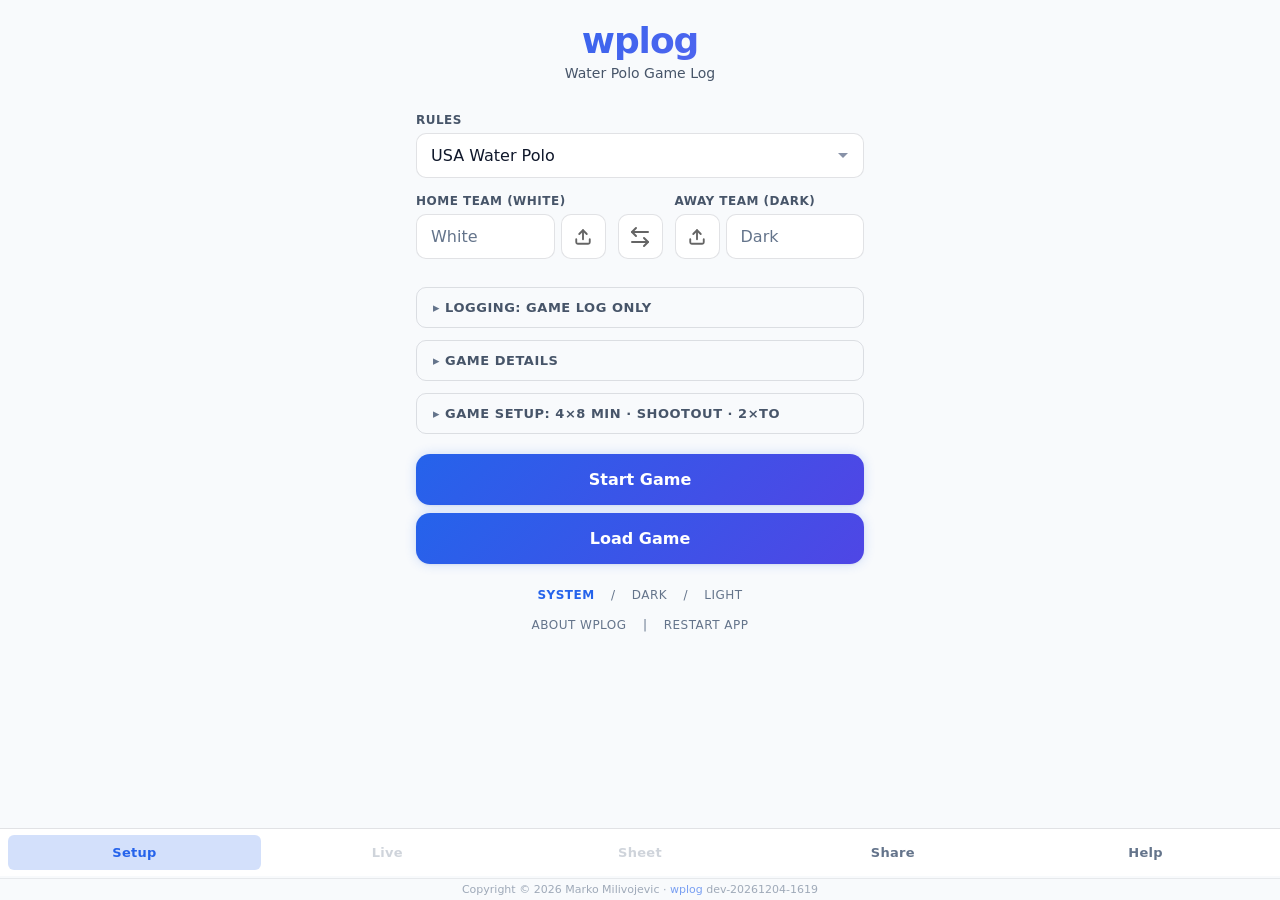
<file: index.html>
<!DOCTYPE html>
<!--
 Copyright 2026 Marko Milivojevic

 Licensed under the Apache License, Version 2.0 (the "License");
 you may not use this file except in compliance with the License.
 You may obtain a copy of the License at

     http://www.apache.org/licenses/LICENSE-2.0

 Unless required by applicable law or agreed to in writing, software
 distributed under the License is distributed on an "AS IS" BASIS,
 WITHOUT WARRANTIES OR CONDITIONS OF ANY KIND, either express or implied.
 See the License for the specific language governing permissions and
 limitations under the License.
-->

<html lang="en">

<head>
  <meta charset="UTF-8">
  <meta name="viewport" content="width=device-width, initial-scale=1.0, user-scalable=no">
  <meta name="description" content="Water polo game log - log events poolside, produce official game sheets">
  <meta name="theme-color" content="#0a0e1a">
  <meta http-equiv="Content-Security-Policy"
    content="default-src 'self'; script-src 'self'; style-src 'self' 'unsafe-inline'; font-src 'self'; img-src 'self' data:; connect-src 'self' http://localhost:5640;">
  <meta http-equiv="X-Content-Type-Options" content="nosniff">
  <meta name="referrer" content="strict-origin-when-cross-origin">
  <title>wplog - Water Polo Game Log</title>
  <link rel="manifest" href="manifest.json">
  <link rel="icon" href="img/favicon-32.png" type="image/png" sizes="32x32">
  <link rel="apple-touch-icon" href="img/favicon-192.png">
  <!-- Theme bootstrap: runs synchronously before first paint to avoid flash -->
  <script src="js/ui/theme.js"></script>
  <link rel="stylesheet" href="css/style.css">
  <link rel="stylesheet" href="css/print.css" media="print">
</head>

<body>
  <!-- Toast Container -->
  <div id="toast-container" popover="manual"></div>

  <!-- Alert Dialog (foul-outs, load errors) -->
  <dialog id="alert-dialog" class="dialog foulout-card">
    <div id="alert-title" class="overlay-title foulout-title"></div>
    <div id="alert-message" class="overlay-message"></div>
    <button id="alert-dismiss" class="btn btn-primary">Dismiss</button>
  </dialog>

  <!-- Confirm Dialog -->
  <dialog id="confirm-dialog" class="dialog">
    <div id="confirm-title" class="overlay-title confirm-title"></div>
    <div id="confirm-message" class="overlay-message confirm-message"></div>
    <div class="confirm-actions">
      <button id="confirm-cancel" class="btn btn-outline confirm-action-btn">Cancel</button>
      <button id="confirm-ok" class="btn confirm-action-btn">OK</button>
    </div>
  </dialog>

  <!-- About Dialog -->
  <dialog id="about-dialog" class="dialog dialog-card">
    <div class="about-title">wplog</div>
    <div class="about-subtitle">Water Polo Game Log</div>
    <div class="about-info">
      <div class="about-row">
        <span class="about-label">Version</span>
        <span class="about-value" id="about-version"></span>
      </div>
      <div class="about-row">
        <span class="about-label">License</span>
        <span class="about-value"><a href="#" id="about-license-link">Apache 2.0</a></span>
      </div>
      <div class="about-row">
        <span class="about-label">Privacy</span>
        <span class="about-value"><a href="#" id="about-privacy-link">Policy</a></span>
      </div>
      <div class="about-row">
        <span class="about-label">Source</span>
        <span class="about-value"><a href="https://github.com/icemarkom/wplog" target="_blank"
            rel="noopener">GitHub</a></span>
      </div>
      <div class="about-row">
        <span class="about-label">Author</span>
        <span class="about-value"><a href="https://icemarkom.dev/" target="_blank" rel="noopener">Marko
            Milivojevic</a></span>
      </div>
    </div>
    <p class="about-description">Log water polo game events poolside and produce official looking game sheets.</p>
    <button id="about-dismiss" class="btn btn-primary about-dismiss-btn">Close</button>
  </dialog>

  <!-- Content Dialog (shared: privacy, license) -->
  <dialog id="content-dialog" class="dialog privacy-card">
    <div id="content-body" class="fetched-content"></div>
    <button id="content-dismiss" class="btn btn-primary privacy-dismiss-btn">OK</button>
  </dialog>

  <!-- Download Dialog (shared by CSV and JSON exports) -->
  <dialog id="download-dialog" class="dialog dialog-card">
    <div id="download-title" class="overlay-title dialog-title">Download</div>
    <label for="download-filename" class="sr-only">Filename</label>
    <input type="text" id="download-filename" class="download-filename" spellcheck="false" autocomplete="off">
    <div class="dialog-actions">
      <button id="download-confirm" class="btn btn-primary btn-large">Download</button>
      <button id="download-cancel" class="btn-link">Cancel</button>
    </div>
  </dialog>

  <!-- Roster Download Dialog -->
  <dialog id="roster-download-dialog" class="dialog dialog-card">
    <div class="overlay-title dialog-title">Download Rosters</div>
    <div class="form-group print-form-group">
      <label id="label-roster-team">Team</label>
      <div id="roster-team-select" class="segment-control" aria-labelledby="label-roster-team">
        <button type="button" class="segment-btn" data-value="white">White</button>
        <button type="button" class="segment-btn active" data-value="both">Both</button>
        <button type="button" class="segment-btn" data-value="dark">Dark</button>
      </div>
    </div>
    <label for="roster-download-filename" class="sr-only">Filename</label>
    <input type="text" id="roster-download-filename" class="download-filename" spellcheck="false" autocomplete="off">
    <div class="dialog-actions">
      <button id="roster-download-confirm" class="btn btn-primary btn-large">Download</button>
      <button id="roster-download-cancel" class="btn-link">Cancel</button>
    </div>
  </dialog>


  <!-- Print Sheet Dialog -->
  <dialog id="print-dialog" class="dialog dialog-card">
    <div class="overlay-title dialog-title">Print Game Sheet</div>
    <div class="form-group print-form-group">
      <label id="label-print-sections">Sections to Print</label>
      <div id="print-sections-mode" class="segment-control" aria-labelledby="label-print-sections">
        <button type="button" class="segment-btn" data-value="log">Game Log</button>
        <button type="button" class="segment-btn active" data-value="both">Both</button>
        <button type="button" class="segment-btn" data-value="stats">Stats</button>
      </div>
    </div>
    <div class="form-group print-form-group" id="print-stats-format-group">
      <label id="label-print-format">Stats Format</label>
      <div id="print-stats-format" class="segment-control" aria-labelledby="label-print-format">
        <button type="button" class="segment-btn active" data-value="cumulative">Cumulative</button>
        <button type="button" class="segment-btn" data-value="per-period">Per Period</button>
      </div>
    </div>
    <div class="form-group print-form-group" id="print-roster-group">
      <label id="label-print-roster">Roster</label>
      <div id="print-roster-mode" class="segment-control" aria-labelledby="label-print-roster">
        <button type="button" class="segment-btn active" data-value="hide">Hide</button>
        <button type="button" class="segment-btn" data-value="show">Show</button>
      </div>
    </div>
    <div class="dialog-actions">
      <button id="print-confirm" class="btn btn-primary btn-large">Print</button>
      <button id="print-cancel" class="btn-link">Cancel</button>
    </div>
  </dialog>

  <!-- QR Code Full-Screen Dialog -->
  <dialog id="qr-dialog" class="dialog qr-dialog">
    <div id="qr-svg-fullscreen" class="qr-fullscreen"></div>
  </dialog>

  <!-- Navigation -->
  <nav class="nav-bar">
    <button id="nav-setup" class="nav-btn active">Setup</button>
    <button id="nav-live" class="nav-btn" disabled>Live</button>
    <button id="nav-sheet" class="nav-btn" disabled>Sheet</button>
    <button id="nav-share" class="nav-btn">Share</button>
    <button id="nav-help" class="nav-btn">Help</button>
  </nav>

  <!-- ==================== SETUP SCREEN ==================== -->
  <section id="screen-setup" class="screen active">
    <div class="screen-content" id="setup-content"></div>
  </section>

  <!-- ==================== LIVE LOG SCREEN ==================== -->
  <section id="screen-live" class="screen">
    <div class="screen-content" id="live-content"></div>
  </section>

  <!-- ==================== EVENT MODAL ==================== -->
  <dialog id="event-modal" class="dialog event-modal">
    <div class="event-modal-content" id="modal-content" tabindex="-1" autofocus></div>
  </dialog>

  <!-- ==================== GAME SHEET SCREEN ==================== -->
  <section id="screen-sheet" class="screen">
    <div class="screen-content" id="sheet-container"></div>
  </section>

  <!-- ==================== SHARE SCREEN ==================== -->
  <section id="screen-share" class="screen">
    <div class="screen-content" id="share-content"></div>
  </section>

  <!-- ==================== HELP SCREEN ==================== -->
  <section id="screen-help" class="screen">
    <div class="screen-content" id="help-content"></div>
  </section>

  <!-- ==================== APP FOOTER ==================== -->
  <footer class="app-footer">
    Copyright &copy; <span id="copy-year"></span> Marko Milivojevic &middot;
    <a href="https://github.com/icemarkom/wplog" target="_blank" rel="noopener">wplog</a>
    <span id="app-version"></span>
  </footer>
  <script src="js/ui/year.js" defer></script>

  <!-- Screen Loader + Scripts -->
  <script type="module" src="js/ui/loader.js"></script>
</body>

</html>
</file>
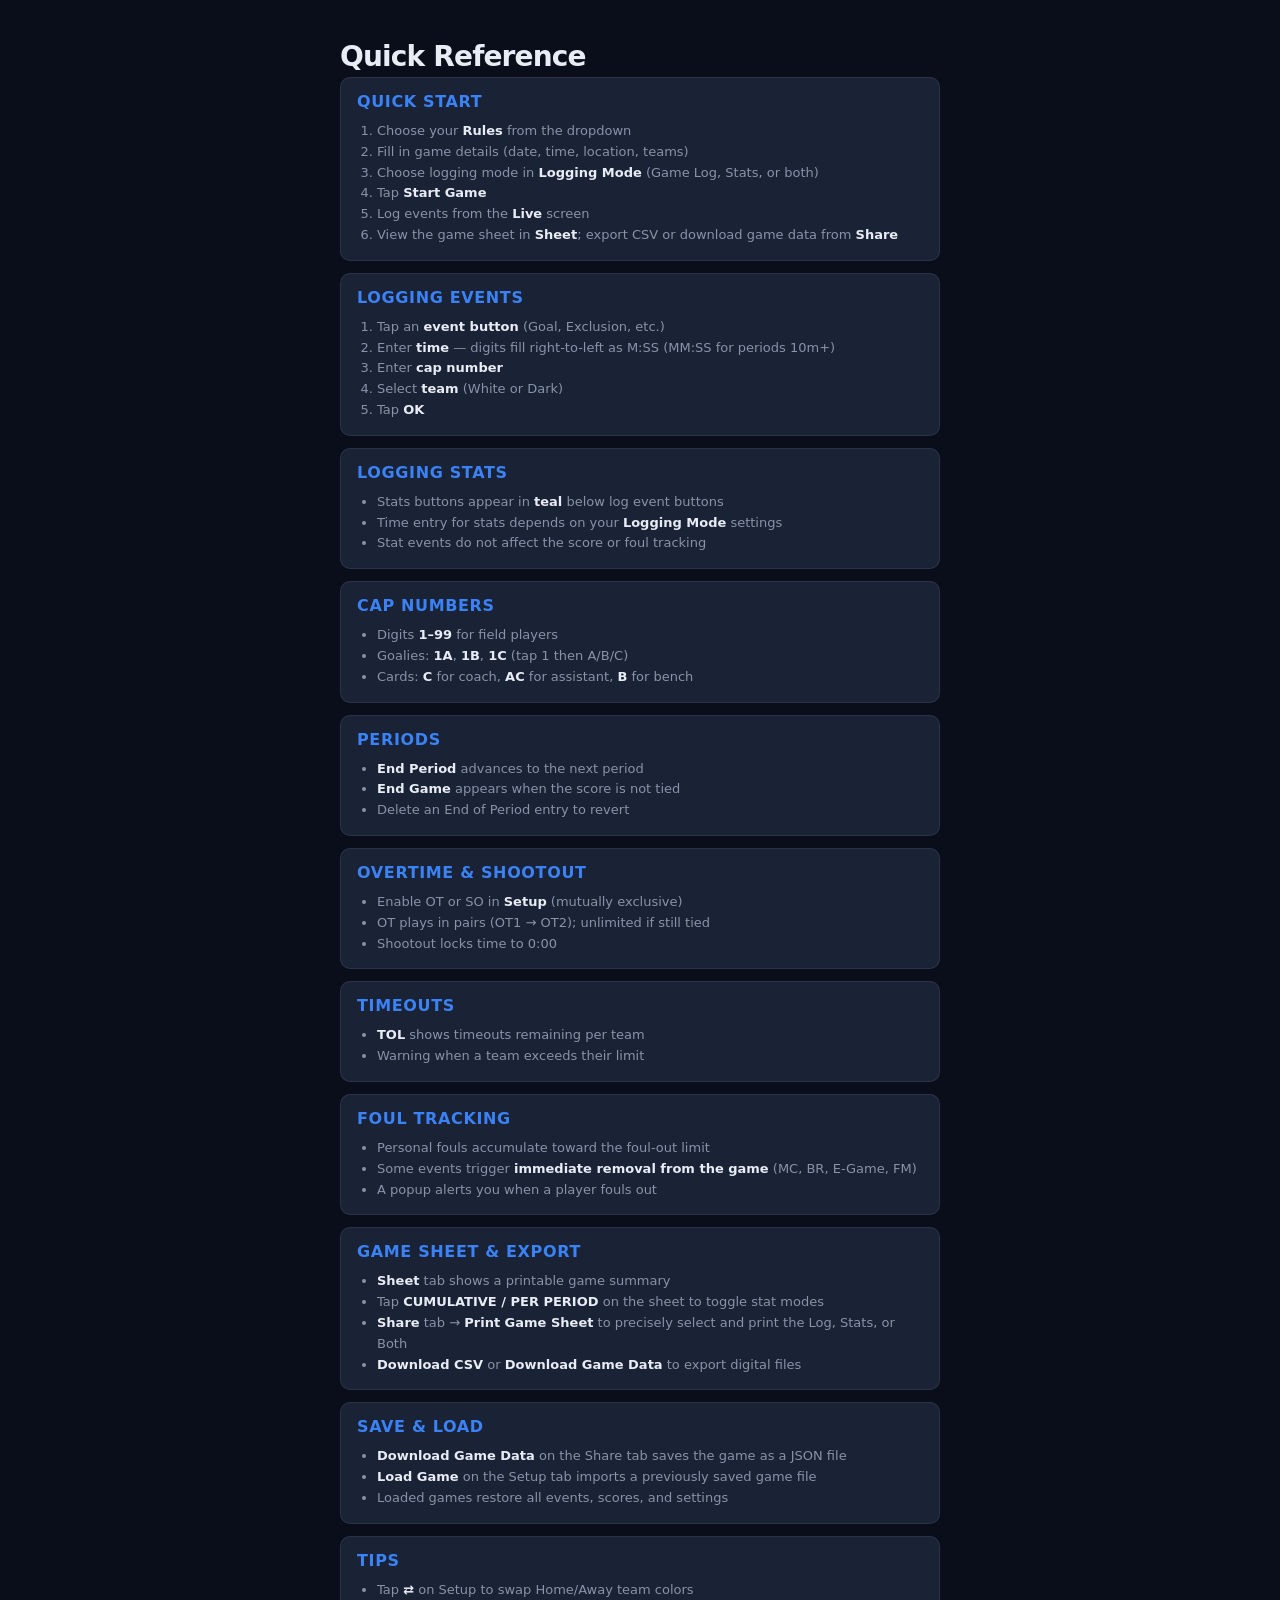
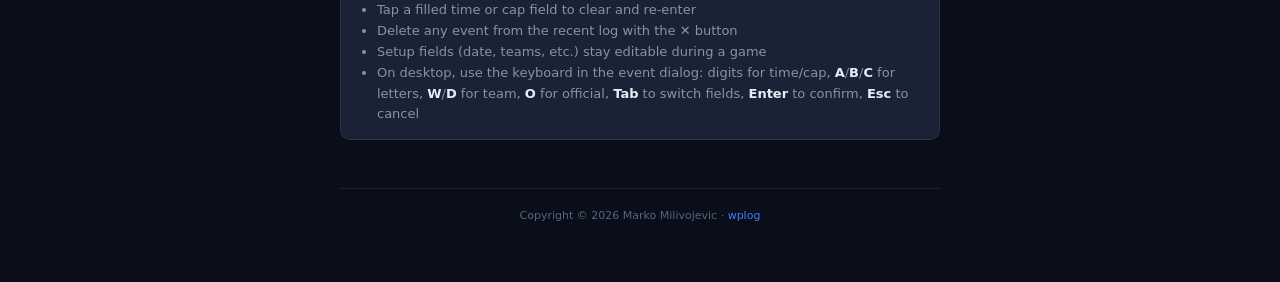
<file: help.html>
<!DOCTYPE html>
<!--
 Copyright 2026 Marko Milivojevic

 Licensed under the Apache License, Version 2.0 (the "License");
 you may not use this file except in compliance with the License.
 You may obtain a copy of the License at

     http://www.apache.org/licenses/LICENSE-2.0

 Unless required by applicable law or agreed to in writing, software
 distributed under the License is distributed on an "AS IS" BASIS,
 WITHOUT WARRANTIES OR CONDITIONS OF ANY KIND, either express or implied.
 See the License for the specific language governing permissions and
 limitations under the License.
-->

<html lang="en">

<head>
  <meta charset="UTF-8">
  <meta name="viewport" content="width=device-width, initial-scale=1.0">
  <meta name="description" content="Quick Reference Guide for wplog — Water Polo Game Log">
  <meta name="theme-color" content="#0a0e1a">
  <meta http-equiv="Content-Security-Policy"
    content="default-src 'self'; script-src 'self'; style-src 'self' 'unsafe-inline' https://fonts.googleapis.com; font-src https://fonts.gstatic.com; img-src 'self' data:;">
  <meta http-equiv="X-Content-Type-Options" content="nosniff">
  <meta name="referrer" content="strict-origin-when-cross-origin">
  <title>Help — wplog</title>
  <link rel="preconnect" href="https://fonts.googleapis.com">
  <link rel="preconnect" href="https://fonts.gstatic.com" crossorigin>
  <link href="https://fonts.googleapis.com/css2?family=Inter:wght@400;500;600;700;800&display=swap" rel="stylesheet">
  <link rel="icon" href="img/favicon-32.png" type="image/png" sizes="32x32">
  <link rel="stylesheet" href="css/style.css">
</head>

<body>
  <div class="container">
    <h1>Quick Reference</h1>

    <div class="help-section">
      <h2>Quick Start</h2>
      <ol class="help-list">
        <li>Choose your <strong>Rules</strong> from the dropdown</li>
        <li>Fill in game details (date, time, location, teams)</li>
        <li>Choose logging mode in <strong>Logging Mode</strong> (Game Log, Stats, or both)</li>
        <li>Tap <strong>Start Game</strong></li>
        <li>Log events from the <strong>Live</strong> screen</li>
        <li>View the game sheet in <strong>Sheet</strong>; export CSV or download game data from <strong>Share</strong>
        </li>
      </ol>
    </div>

    <div class="help-section">
      <h2>Logging Events</h2>
      <ol class="help-list">
        <li>Tap an <strong>event button</strong> (Goal, Exclusion, etc.)</li>
        <li>Enter <strong>time</strong> — digits fill right-to-left as M:SS (MM:SS for periods 10m+)</li>
        <li>Enter <strong>cap number</strong></li>
        <li>Select <strong>team</strong> (White or Dark)</li>
        <li>Tap <strong>OK</strong></li>
      </ol>
    </div>

    <div class="help-section">
      <h2>Logging Stats</h2>
      <ul class="help-list">
        <li>Stats buttons appear in <strong>teal</strong> below log event buttons</li>
        <li>Time entry for stats depends on your <strong>Logging Mode</strong> settings</li>
        <li>Stat events do not affect the score or foul tracking</li>
      </ul>
    </div>

    <div class="help-section">
      <h2>Cap Numbers</h2>
      <ul class="help-list">
        <li>Digits <strong>1–99</strong> for field players</li>
        <li>Goalies: <strong>1A</strong>, <strong>1B</strong>, <strong>1C</strong> (tap 1 then A/B/C)</li>
        <li>Cards: <strong>C</strong> for coach, <strong>AC</strong> for assistant, <strong>B</strong> for bench</li>
      </ul>
    </div>

    <div class="help-section">
      <h2>Periods</h2>
      <ul class="help-list">
        <li><strong>End Period</strong> advances to the next period</li>
        <li><strong>End Game</strong> appears when the score is not tied</li>
        <li>Delete an End of Period entry to revert</li>
      </ul>
    </div>

    <div class="help-section">
      <h2>Overtime &amp; Shootout</h2>
      <ul class="help-list">
        <li>Enable OT or SO in <strong>Setup</strong> (mutually exclusive)</li>
        <li>OT plays in pairs (OT1 → OT2); unlimited if still tied</li>
        <li>Shootout locks time to 0:00</li>
      </ul>
    </div>

    <div class="help-section">
      <h2>Timeouts</h2>
      <ul class="help-list">
        <li><strong>TOL</strong> shows timeouts remaining per team</li>
        <li>Warning when a team exceeds their limit</li>
      </ul>
    </div>

    <div class="help-section">
      <h2>Foul Tracking</h2>
      <ul class="help-list">
        <li>Personal fouls accumulate toward the foul-out limit</li>
        <li>Some events trigger <strong>immediate removal from the game</strong> (MC, BR, E-Game, FM)</li>
        <li>A popup alerts you when a player fouls out</li>
      </ul>
    </div>

    <div class="help-section">
      <h2>Game Sheet &amp; Export</h2>
      <ul class="help-list">
        <li><strong>Sheet</strong> tab shows a printable game summary</li>
        <li>Tap <strong>CUMULATIVE / PER PERIOD</strong> on the sheet to toggle stat modes</li>
        <li><strong>Share</strong> tab &rarr; <strong>Print Game Sheet</strong> to precisely select and print the Log,
          Stats, or Both</li>
        <li><strong>Download CSV</strong> or <strong>Download Game Data</strong> to export digital files</li>
      </ul>
    </div>

    <div class="help-section">
      <h2>Save &amp; Load</h2>
      <ul class="help-list">
        <li><strong>Download Game Data</strong> on the Share tab saves the game as a JSON file</li>
        <li><strong>Load Game</strong> on the Setup tab imports a previously saved game file</li>
        <li>Loaded games restore all events, scores, and settings</li>
      </ul>
    </div>

    <div class="help-section">
      <h2>Tips</h2>
      <ul class="help-list">
        <li>Tap <strong>⇄</strong> on Setup to swap Home/Away team colors</li>
        <li>Tap a filled time or cap field to clear and re-enter</li>
        <li>Delete any event from the recent log with the ✕ button</li>
        <li>Setup fields (date, teams, etc.) stay editable during a game</li>
        <li>On desktop, use the keyboard in the event dialog: digits for time/cap,
          <strong>A</strong>/<strong>B</strong>/<strong>C</strong> for letters, <strong>W</strong>/<strong>D</strong>
          for team, <strong>O</strong> for official, <strong>Tab</strong> to switch fields, <strong>Enter</strong> to
          confirm, <strong>Esc</strong> to cancel
        </li>
      </ul>
    </div>

    <div class="footer">
      Copyright &copy;
      <span id="year"></span> Marko Milivojevic &middot;
      <a href="https://github.com/icemarkom/wplog" target="_blank" rel="noopener">wplog</a>
    </div>
  </div>
  <script src="js/year.js" defer></script>
</body>

</html>
</file>
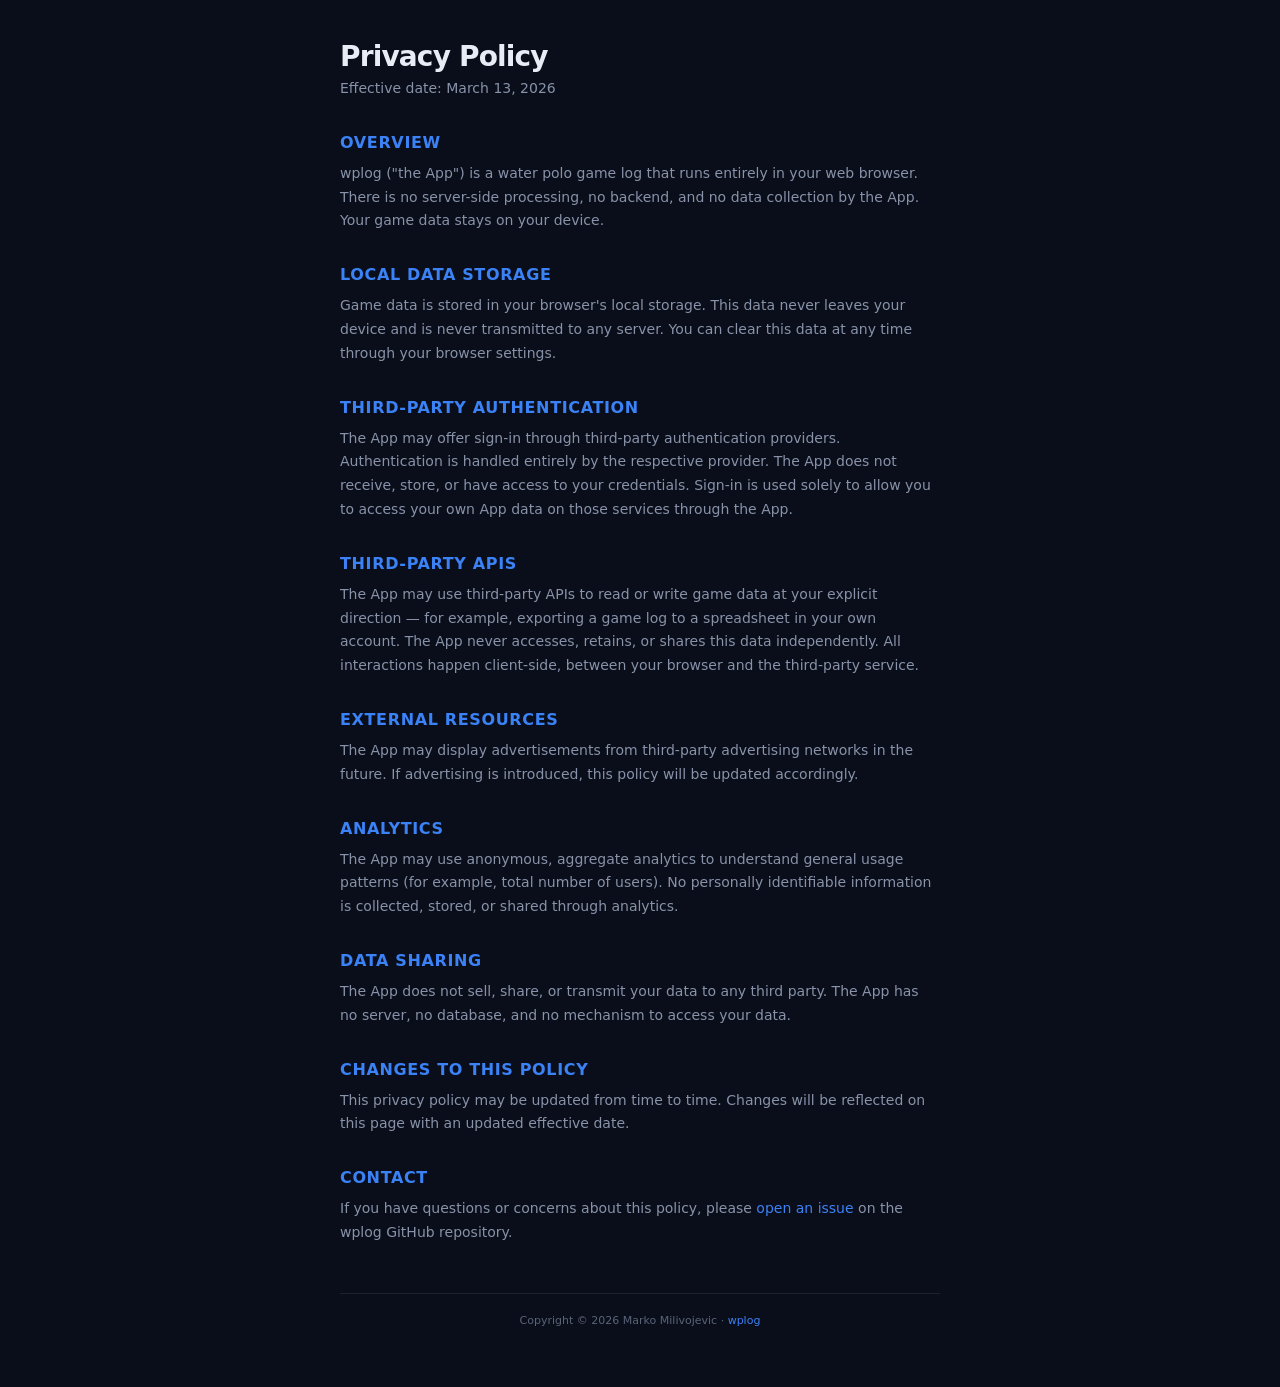
<file: privacy.html>
<!DOCTYPE html>
<!--
 Copyright 2026 Marko Milivojevic

 Licensed under the Apache License, Version 2.0 (the "License");
 you may not use this file except in compliance with the License.
 You may obtain a copy of the License at

     http://www.apache.org/licenses/LICENSE-2.0

 Unless required by applicable law or agreed to in writing, software
 distributed under the License is distributed on an "AS IS" BASIS,
 WITHOUT WARRANTIES OR CONDITIONS OF ANY KIND, either express or implied.
 See the License for the specific language governing permissions and
 limitations under the License.
-->

<html lang="en">

<head>
  <meta charset="UTF-8">
  <meta name="viewport" content="width=device-width, initial-scale=1.0">
  <meta name="description" content="Privacy Policy for wplog - Water Polo Game Log">
  <meta name="theme-color" content="#0a0e1a">
  <meta http-equiv="Content-Security-Policy" content="default-src 'self'; script-src 'self'; style-src 'self' 'unsafe-inline'; font-src 'self'; img-src 'self' data:;">
  <meta http-equiv="X-Content-Type-Options" content="nosniff">
  <meta name="referrer" content="strict-origin-when-cross-origin">
  <title>Privacy Policy - wplog</title>
  <link rel="icon" href="img/favicon-32.png" type="image/png" sizes="32x32">
  <link rel="stylesheet" href="css/style.css">
</head>

<body>
  <div class="container">
    <h1>Privacy Policy</h1>
    <p class="effective-date">Effective date: March 13, 2026</p>

    <h2>Overview</h2>
    <p>
      wplog ("the App") is a water polo game log that runs entirely in your web browser.
      There is no server-side processing, no backend, and no data collection by the App.
      Your game data stays on your device.
    </p>

    <h2>Local Data Storage</h2>
    <p>
      Game data is stored in your browser's local storage. This data never leaves your
      device and is never transmitted to any server. You can clear this data at any
      time through your browser settings.
    </p>

    <h2>Third-Party Authentication</h2>
    <p>
      The App may offer sign-in through third-party authentication providers.
      Authentication is handled entirely by the respective provider. The App does not
      receive, store, or have access to your credentials. Sign-in is used solely to
      allow you to access your own App data on those services through the App.
    </p>

    <h2>Third-Party APIs</h2>
    <p>
      The App may use third-party APIs to read or write game data at your explicit
      direction — for example, exporting a game log to a spreadsheet in your own
      account. The App never accesses, retains, or shares this data independently.
      All interactions happen client-side, between your browser and the third-party
      service.
    </p>

    <h2>External Resources</h2>
    <p>
      The App may display advertisements from third-party advertising networks in the future.
      If advertising is introduced, this policy will be updated accordingly.
    </p>

    <h2>Analytics</h2>
    <p>
      The App may use anonymous, aggregate analytics to understand general usage
      patterns (for example, total number of users). No personally identifiable
      information is collected, stored, or shared through analytics.
    </p>

    <h2>Data Sharing</h2>
    <p>
      The App does not sell, share, or transmit your data to any third party.
      The App has no server, no database, and no mechanism to access your data.
    </p>

    <h2>Changes to This Policy</h2>
    <p>
      This privacy policy may be updated from time to time. Changes will be
      reflected on this page with an updated effective date.
    </p>

    <h2>Contact</h2>
    <p>
      If you have questions or concerns about this policy, please
      <a href="https://github.com/icemarkom/wplog/issues" target="_blank" rel="noopener">open an issue</a>
      on the wplog GitHub repository.
    </p>

    <div class="footer">
      Copyright &copy;
      <span id="year"></span> Marko Milivojevic &middot;
      <a href="https://github.com/icemarkom/wplog" target="_blank" rel="noopener">wplog</a>
    </div>
  </div>
  <script src="js/year.js" defer></script>
</body>

</html>
</file>
<file: css/style.css>
/**
 * Copyright 2026 Marko Milivojevic
 *
 * Licensed under the Apache License, Version 2.0 (the "License");
 * you may not use this file except in compliance with the License.
 * You may obtain a copy of the License at
 *
 *     http://www.apache.org/licenses/LICENSE-2.0
 *
 * Unless required by applicable law or agreed to in writing, software
 * distributed under the License is distributed on an "AS IS" BASIS,
 * WITHOUT WARRANTIES OR CONDITIONS OF ANY KIND, either express or implied.
 * See the License for the specific language governing permissions and
 * limitations under the License.
 */

/* wplog — Design System + Styles */

/* ============================
   CSS Custom Properties
   ============================ */
:root {
  /* ── Theme tokens (change per color scheme) ── */

  /* Backgrounds */
  --bg-primary: #0a0e1a;
  --bg-secondary: #121828;
  --bg-card: #1a2236;
  --bg-elevated: #222d45;
  --bg-input: #16203a;

  /* Text */
  --text-primary: #e8ecf4;
  --text-secondary: #8892a8;
  --text-muted: #5a6478;
  --text-on-light: #111;

  /* Accent */
  --accent-blue: #3b82f6;
  --accent-blue-glow: rgba(59, 130, 246, 0.25);
  --accent-indigo: #6366f1;
  --accent-indigo-light: #818cf8;

  /* Teams */
  --white-team: #e0e8f0;
  --white-team-bg: rgba(224, 232, 240, 0.12);
  --white-team-glow: rgba(224, 232, 240, 0.1);
  --dark-team: #f59e0b;
  --dark-team-bg: rgba(245, 158, 11, 0.12);
  --dark-team-glow: rgba(245, 158, 11, 0.1);
  --official-team-bg: rgba(136, 146, 168, 0.12);
  --official-team-glow: rgba(136, 146, 168, 0.1);

  /* Event colors */
  --event-goal: #22c55e;
  --event-goal-bg: rgba(34, 197, 94, 0.15);
  --event-exclusion: #f59e0b;
  --event-exclusion-bg: rgba(245, 158, 11, 0.15);
  --event-penalty: #fb923c;
  --event-penalty-bg: rgba(251, 146, 60, 0.15);
  --event-timeout: #60a5fa;
  --event-timeout-bg: rgba(96, 165, 250, 0.15);
  --event-yellow: #facc15;
  --event-yellow-bg: rgba(250, 204, 21, 0.15);
  --event-red: #ef4444;
  --event-red-bg: rgba(239, 68, 68, 0.15);
  --event-stat: #2dd4bf;
  --event-stat-bg: rgba(45, 212, 191, 0.15);

  /* Status */
  --danger: #ef4444;
  --danger-bg: rgba(239, 68, 68, 0.1);
  --danger-dark: #dc2626;
  --danger-darker: #b91c1c;
  --danger-glow: rgba(220, 38, 38, 0.4);
  --danger-glow-hover: rgba(220, 38, 38, 0.6);
  --warning-amber: #f59e0b;
  --warning-amber-dark: #d97706;
  --warning-glow: rgba(245, 158, 11, 0.3);
  --warning-glow-hover: rgba(245, 158, 11, 0.5);
  --success: #10b981;

  /* Borders & surfaces */
  --border: rgba(255, 255, 255, 0.08);
  --border-focus: rgba(59, 130, 246, 0.5);
  --overlay-bg: rgba(0, 0, 0, 0.7);
  --highlight: rgba(255, 255, 255, 0.06);
  --highlight-hover: rgba(255, 255, 255, 0.12);
  --surface-white: #fff;

  /* Media filters */

  /* Shadows */
  --shadow-sm: 0 1px 3px rgba(0, 0, 0, 0.3);
  --shadow-md: 0 4px 12px rgba(0, 0, 0, 0.4);
  --shadow-lg: 0 8px 32px rgba(0, 0, 0, 0.5);
  --shadow-glow: 0 0 20px var(--accent-blue-glow);

  /* ── Structural tokens (same in every theme) ── */
  --text-on-accent: var(--surface-white);
  --radius-sm: 6px;
  --radius-md: 10px;
  --radius-lg: 14px;
  --radius-xl: 20px;
  --font: system-ui, -apple-system, sans-serif;
  --font-mono: ui-monospace, SFMono-Regular, Consolas, "Liberation Mono", Menlo, monospace;
  --letter-spacing-caps: 0.04em;
  --transition: 150ms ease;
}

/* ── Light Theme Override ── */
:root[data-theme="light"] {
  /* Backgrounds */
  --bg-primary: #f8fafc;
  --bg-secondary: #ffffff;
  --bg-card: #ffffff;
  --bg-elevated: #f1f5f9;
  --bg-input: #ffffff;

  /* Text */
  --text-primary: #0f172a;
  --text-secondary: #475569;
  --text-muted: #64748b;
  --text-on-light: #111;

  /* Accent */
  --accent-blue: #2563eb;
  --accent-blue-glow: rgba(37, 99, 235, 0.2);
  --accent-indigo: #4f46e5;
  --accent-indigo-light: #6366f1;

  /* Teams */
  --white-team: #0f172a;
  --white-team-bg: #ffffff;
  --white-team-glow: rgba(15, 23, 42, 0.08);
  --dark-team: #ea580c;
  --dark-team-bg: rgba(234, 88, 12, 0.08);
  --dark-team-glow: rgba(234, 88, 12, 0.15);
  --official-team-bg: rgba(100, 116, 139, 0.08);
  --official-team-glow: rgba(100, 116, 139, 0.15);

  /* Event colors */
  --event-goal: #16a34a;
  --event-goal-bg: rgba(22, 163, 74, 0.1);
  --event-exclusion: #ea580c;
  --event-exclusion-bg: rgba(234, 88, 12, 0.1);
  --event-penalty: #ea580c;
  --event-penalty-bg: rgba(234, 88, 12, 0.1);
  --event-timeout: #2563eb;
  --event-timeout-bg: rgba(37, 99, 235, 0.1);
  --event-yellow: #ca8a04;
  --event-yellow-bg: rgba(202, 138, 4, 0.1);
  --event-red: #dc2626;
  --event-red-bg: rgba(220, 38, 38, 0.1);
  --event-stat: #0d9488;
  --event-stat-bg: rgba(13, 148, 136, 0.1);

  /* Status */
  --danger: #dc2626;
  --danger-bg: rgba(220, 38, 38, 0.1);
  --danger-dark: #b91c1c;
  --danger-darker: #991b1b;
  --danger-glow: rgba(220, 38, 38, 0.3);
  --danger-glow-hover: rgba(220, 38, 38, 0.5);
  --warning-amber: #ea580c;
  --warning-amber-dark: #c2410c;
  --warning-glow: rgba(234, 88, 12, 0.3);
  --warning-glow-hover: rgba(234, 88, 12, 0.5);
  --success: #16a34a;

  /* Borders & surfaces */
  --border: rgba(15, 23, 42, 0.12);
  --border-focus: rgba(37, 99, 235, 0.5);
  --overlay-bg: rgba(15, 23, 42, 0.4);
  --highlight: rgba(15, 23, 42, 0.05);
  --highlight-hover: rgba(15, 23, 42, 0.08);
  --surface-white: #ffffff;

  /* Shadows */
  --shadow-sm: 0 1px 2px rgba(15, 23, 42, 0.05);
  --shadow-md: 0 4px 6px -1px rgba(15, 23, 42, 0.1), 0 2px 4px -1px rgba(15, 23, 42, 0.06);
  --shadow-lg: 0 10px 15px -3px rgba(15, 23, 42, 0.1), 0 4px 6px -2px rgba(15, 23, 42, 0.05);
  --shadow-glow: 0 0 12px var(--accent-blue-glow);
}

/* ============================
   Accessibility Utilities
   ============================ */
.sr-only {
  position: absolute;
  width: 1px;
  height: 1px;
  padding: 0;
  margin: -1px;
  overflow: hidden;
  clip: rect(0, 0, 0, 0);
  white-space: nowrap;
  border: 0;
}

.hidden {
  display: none !important;
}

.disabled {
  opacity: 0.5;
  pointer-events: none;
}

/* ============================
   Reset + Base
   ============================ */
*,
*::before,
*::after {
  box-sizing: border-box;
  margin: 0;
  padding: 0;
}

dialog {
  margin: auto;
}

html {
  font-size: 16px;
  -webkit-tap-highlight-color: transparent;
}

body {
  font-family: var(--font);
  background: var(--bg-primary);
  color: var(--text-primary);
  min-height: 100dvh;
  overflow-x: hidden;
  -webkit-font-smoothing: antialiased;
}

/* ============================
   Navigation Bar
   ============================ */
.nav-bar {
  position: fixed;
  bottom: 24px;
  left: 0;
  right: 0;
  display: flex;
  background: var(--bg-secondary);
  border-top: 1px solid var(--border);
  padding: 6px 8px;
  z-index: 100;
  backdrop-filter: blur(12px);
}

.nav-btn {
  flex: 1;
  padding: 10px 4px;
  border: none;
  background: transparent;
  color: var(--text-muted);
  font-family: var(--font);
  font-size: 13px;
  font-weight: 600;
  letter-spacing: 0.02em;
  cursor: pointer;
  border-radius: var(--radius-sm);
  transition: color var(--transition), background var(--transition);
}

.nav-btn.active {
  color: var(--accent-blue);
  background: var(--accent-blue-glow);
}

.nav-btn:disabled,
.segment-btn:disabled,
.stepper-btn:disabled,
.btn:disabled,
.modal-action-btn:disabled,
.home-flip-btn:disabled {
  opacity: 0.3;
  cursor: not-allowed;
}

/* ============================
   Screens
   ============================ */
.screen {
  display: none;
  padding-bottom: 104px;
  /* nav bar + footer space */
}

.screen.active {
  display: block;
}

.screen-content {
  max-width: 480px;
  margin: 0 auto;
  padding: 20px 16px;
}

/* ============================
   Setup Screen
   ============================ */
.app-title {
  font-size: 36px;
  font-weight: 800;
  text-align: center;
  letter-spacing: -0.03em;
  background: linear-gradient(135deg, var(--accent-blue) 0%, var(--accent-indigo-light) 100%);
  -webkit-background-clip: text;
  -webkit-text-fill-color: transparent;
  background-clip: text;
  margin-bottom: 4px;
}

.app-subtitle {
  text-align: center;
  color: var(--text-secondary);
  font-size: 14px;
  margin-bottom: 32px;
}

.form-group {
  margin-bottom: 16px;
}

.form-group label {
  display: block;
  font-size: 12px;
  font-weight: 600;
  color: var(--text-secondary);
  text-transform: uppercase;
  letter-spacing: var(--letter-spacing-caps);
  margin-bottom: 6px;
}

.form-input {
  width: 100%;
  padding: 12px 14px;
  min-height: 44px;
  background: var(--bg-input);
  border: 1px solid var(--border);
  border-radius: var(--radius-md);
  color: var(--text-primary);
  font-family: var(--font);
  font-size: 16px;
  transition: border-color var(--transition), box-shadow var(--transition);
  appearance: none;
  -webkit-appearance: none;
}

.form-input:focus {
  outline: none;
  border-color: var(--border-focus);
  box-shadow: var(--shadow-glow);
}

.form-input::placeholder {
  color: var(--text-muted);
}

/* Style native time input placeholder (--:--) */
input[type="time"]::-webkit-datetime-edit {
  color: var(--text-muted);
}

input[type="time"]::-webkit-datetime-edit-fields-wrapper {
  color: var(--text-muted);
}

/* When time has a value, use normal text color */
input[type="time"].has-value::-webkit-datetime-edit,
input[type="time"].has-value::-webkit-datetime-edit-fields-wrapper {
  color: var(--text-primary);
}

select.form-input {
  cursor: pointer;
  background-image: url("data:image/svg+xml,%3Csvg xmlns='http://www.w3.org/2000/svg' width='12' height='12' viewBox='0 0 12 12'%3E%3Cpath fill='%238892a8' d='M6 8L1 3h10z'/%3E%3C/svg%3E");
  background-repeat: no-repeat;
  background-position: right 14px center;
  padding-right: 36px;
}

.form-row {
  display: flex;
  gap: 12px;
}

.form-row .form-group {
  flex: 1;
}

.swap-btn {
  width: 45px;
  height: 45px;
  flex-shrink: 0;
  border: 1px solid var(--border);
  border-radius: var(--radius-md);
  background: var(--bg-input);
  color: var(--text-secondary);
  font-size: 18px;
  cursor: pointer;
  transition: all var(--transition);
  touch-action: manipulation;
  display: flex;
  align-items: center;
  justify-content: center;
}

.swap-btn:hover {
  border-color: var(--border-focus);
  color: var(--accent-blue);
}

.btn-icon {
  width: 1em;
  height: 1em;
  opacity: 0.6;
  pointer-events: none;
  transition: opacity var(--transition);
}

[data-theme="dark"] .btn-icon {
  filter: invert(0.85);
}

.btn-icon-danger {
  width: 1em;
  height: 1em;
  opacity: 0.75;
  pointer-events: none;
  transition: opacity var(--transition);
}

button:hover .btn-icon,
.stepper-btn:hover .btn-icon,
button:hover .btn-icon-danger {
  opacity: 1;
}

#setup-home-flip {
  align-self: flex-start;
  margin-top: 20px;
  font-size: 24px;
}

/* Input with inline action button */
.input-with-action {
  display: flex;
  gap: 6px;
  align-items: center;
}

.input-with-action .form-input {
  flex: 1;
  min-width: 0;
}


/* ============================
   Segmented Control
   ============================ */
.segment-control {
  display: flex;
  background: var(--bg-input);
  border: 1px solid var(--border);
  border-radius: var(--radius-md);
  padding: 3px;
  gap: 3px;
}

.segment-btn {
  flex: 1;
  padding: 10px 8px;
  border: none;
  border-radius: calc(var(--radius-md) - 2px);
  background: transparent;
  color: var(--text-secondary);
  font-family: var(--font);
  font-size: 14px;
  font-weight: 600;
  cursor: pointer;
  transition: all var(--transition);
  touch-action: manipulation;
}

.segment-btn.active {
  background: linear-gradient(135deg, var(--accent-blue) 0%, var(--accent-indigo) 100%);
  color: var(--text-on-accent);
  box-shadow: 0 1px 4px var(--accent-blue-glow);
}

.segment-control.disabled {
  opacity: 0.3;
}

/* ============================
   Stepper Control
   ============================ */
.stepper {
  display: flex;
  align-items: center;
  background: var(--bg-input);
  border: 1px solid var(--border);
  border-radius: var(--radius-md);
  padding: 3px;
  gap: 4px;
}

.stepper-btn {
  width: 40px;
  height: 40px;
  border: none;
  border-radius: calc(var(--radius-md) - 2px);
  background: var(--highlight);
  color: var(--text-secondary);
  font-family: var(--font);
  font-size: 18px;
  font-weight: 600;
  cursor: pointer;
  transition: all var(--transition);
  touch-action: manipulation;
  display: flex;
  align-items: center;
  justify-content: center;
  flex-shrink: 0;
}

.stepper-btn:active:not(:disabled) {
  background: var(--highlight-hover);
}

.stepper-value {
  flex: 1;
  text-align: center;
  font-family: var(--font);
  font-size: 14px;
  font-weight: 600;
  color: var(--text-primary);
  user-select: none;
}

.stepper.disabled {
  opacity: 0.3;
}

.stepper.disabled .stepper-btn {
  cursor: not-allowed;
}

/* ============================
   Foldable Setup Sections
   ============================ */
.setup-foldable {
  margin: 12px 0;
  border: 1px solid var(--border);
  border-radius: var(--radius-md);
  background: transparent;
}

.setup-foldable-header {
  padding: 12px 16px;
  font-size: 13px;
  font-weight: 700;
  letter-spacing: var(--letter-spacing-caps);
  text-transform: uppercase;
  color: var(--text-secondary);
  cursor: pointer;
  list-style: none;
}

.setup-foldable-header::-webkit-details-marker {
  display: none;
}

.setup-foldable-header::before {
  content: "▸ ";
  color: var(--text-muted);
}

.setup-foldable[open] .setup-foldable-header::before {
  content: "▾ ";
}

.setup-foldable-content {
  padding: 0 16px 12px;
}

/* ============================
   Buttons
   ============================ */
.btn {
  display: inline-flex;
  align-items: center;
  justify-content: center;
  padding: 12px 24px;
  border: none;
  border-radius: var(--radius-md);
  font-family: var(--font);
  font-size: 14px;
  font-weight: 600;
  cursor: pointer;
  transition: all var(--transition);
  touch-action: manipulation;
}

.btn-primary {
  background: linear-gradient(135deg, var(--accent-blue) 0%, var(--accent-indigo) 100%);
  color: var(--text-on-accent);
  box-shadow: var(--shadow-sm), 0 0 12px var(--accent-blue-glow);
}

.btn-primary:hover {
  transform: translateY(-1px);
  box-shadow: var(--shadow-md), var(--shadow-glow);
}

.btn-primary:active {
  transform: translateY(0);
}

.btn-danger {
  background: linear-gradient(135deg, var(--danger-dark) 0%, var(--danger-darker) 100%) !important;
  color: var(--text-on-accent) !important;
  box-shadow: var(--shadow-sm), 0 0 12px var(--danger-glow) !important;
}

.btn-danger:hover {
  box-shadow: var(--shadow-md), 0 0 16px var(--danger-glow-hover) !important;
}

.btn-outline {
  background: transparent;
  color: var(--text-primary);
  border: 1px solid var(--border);
}

.btn-outline:hover {
  background: var(--bg-elevated);
}

.btn-large {
  width: 100%;
  padding: 16px;
  font-size: 16px;
  border-radius: var(--radius-lg);
  margin-top: 8px;
}

.inline-menu {
  text-align: center;
  margin-top: 24px;
  margin-bottom: 4px;
  text-transform: uppercase;
  letter-spacing: var(--letter-spacing-caps);
  font-size: 12px;
}

#screen-help .inline-menu {
  margin-top: 48px;
  margin-bottom: 24px;
}

#setup-theme-inline {
  margin-bottom: 16px;
}

/* ============================
   Score Bar
   ============================ */
.score-bar {
  display: flex;
  align-items: center;
  justify-content: space-between;
  background: var(--bg-card);
  border: 1px solid var(--border);
  border-radius: var(--radius-xl);
  padding: 16px 24px;
  margin-bottom: 16px;
  box-shadow: var(--shadow-md);
}

.score-team {
  display: flex;
  flex-direction: column;
  align-items: center;
  gap: 4px;
}

.score-label {
  font-size: 11px;
  font-weight: 700;
  letter-spacing: 0.1em;
  text-transform: uppercase;
}

.score-team-white .score-label,
.score-team-white .score-value,
.log-team.team-white,
.sheet-team-white .sheet-team-name {
  color: var(--white-team);
}

.score-team-dark .score-label,
.score-team-dark .score-value,
.log-team.team-dark,
.sheet-team-dark .sheet-team-name {
  color: var(--dark-team);
}

.score-value {
  font-size: 40px;
  font-weight: 800;
  font-family: var(--font-mono);
  line-height: 1;
  letter-spacing: -0.02em;
}

.tol-display {
  font-size: 11px;
  font-family: var(--font-mono);
  font-weight: 600;
  color: var(--text-muted);
  letter-spacing: 0.02em;
}

.tol-warning {
  color: var(--danger);
}

.score-center-col {
  display: flex;
  flex-direction: column;
  align-items: center;
  gap: 8px;
}

.clock-row {
  display: flex;
  align-items: center;
  gap: 16px;
}

.game-clock {
  font-size: 36px;
  font-weight: 800;
  font-family: var(--font-mono);
  letter-spacing: -0.02em;
  line-height: 1;
  color: var(--text-primary);
}

.shot-clock {
  font-size: 32px;
  font-weight: 800;
  font-family: var(--font-mono);
  color: var(--danger);
  line-height: 1;
}

.score-period {
  display: flex;
  flex-direction: column;
  align-items: center;
}

.period-badge {
  font-size: 16px;
  font-weight: 700;
  color: var(--accent-blue);
  background: var(--accent-blue-glow);
  padding: 4px 12px;
  border-radius: var(--radius-sm);
}

/* End Period grid button */
.event-end-period {
  background: var(--bg-card);
  border-color: var(--border);
  color: var(--text-secondary);
}

#end-period-btn {
  grid-column: 3;
}

/* ============================
   Input Label
   ============================ */
.input-label {
  display: block;
  font-size: 11px;
  font-weight: 600;
  color: var(--text-muted);
  text-transform: uppercase;
  letter-spacing: var(--letter-spacing-caps);
  margin-bottom: 4px;
}

/* ============================
   Team Toggle
   ============================ */
.team-toggle {
  display: flex;
  gap: 6px;
  margin-bottom: 1dvh;
  flex-shrink: 0;
}

.team-btn {
  flex: 1;
  padding: 0 12px;
  min-height: 48px;
  border: 2px solid var(--border);
  border-radius: var(--radius-md);
  background: var(--bg-card);
  font-family: var(--font);
  font-size: 15px;
  font-weight: 700;
  letter-spacing: 0.08em;
  cursor: pointer;
  transition: all var(--transition);
}

.team-btn-white {
  color: var(--white-team);
}

.team-btn-white.active {
  background: var(--white-team-bg);
  border-color: var(--white-team);
  box-shadow: 0 0 16px var(--white-team-glow);
}

.team-btn-dark {
  color: var(--dark-team);
}

.team-btn-dark.active {
  background: var(--dark-team-bg);
  border-color: var(--dark-team);
  box-shadow: 0 0 16px var(--dark-team-glow);
}

.team-btn-official {
  color: var(--text-secondary);
}

.team-btn-official.active {
  background: var(--official-team-bg);
  border-color: var(--text-secondary);
  box-shadow: 0 0 16px var(--official-team-glow);
}

/* ============================
   Numpad
   ============================ */
.numpad {
  display: grid;
  grid-template-columns: repeat(4, 1fr);
  grid-auto-rows: minmax(48px, 72px);
  gap: 1dvh;
  flex: 1;
  min-height: 0;
}

.numpad-btn {
  padding: 0 8px;
  border: 1px solid var(--border);
  border-radius: var(--radius-md);
  background: var(--bg-card);
  color: var(--text-primary);
  font-family: var(--font);
  font-size: 22px;
  font-weight: 700;
  cursor: pointer;
  transition: all var(--transition);
  touch-action: manipulation;
  min-height: 48px;
  display: flex;
  align-items: center;
  justify-content: center;
}

.numpad-btn:active {
  background: var(--bg-elevated);
  transform: scale(0.96);
}

.numpad-letter {
  color: var(--accent-blue);
  font-size: 18px;
}

.numpad-clear {
  color: var(--danger);
  font-size: 20px;
}

.numpad-btn:disabled {
  opacity: 0.25;
  cursor: default;
}

.numpad-btn:disabled:active {
  transform: none;
  background: var(--bg-card);
}

/* ============================
   Event Buttons
   ============================ */
.event-buttons {
  display: grid;
  grid-template-columns: repeat(3, 1fr);
  gap: 8px;
  margin-bottom: 12px;
}

.event-btn {
  padding: 14px 4px;
  border: 1px solid;
  border-radius: var(--radius-md);
  font-family: var(--font);
  font-size: 12px;
  font-weight: 700;
  text-transform: uppercase;
  letter-spacing: 0.02em;
  cursor: pointer;
  transition: all var(--transition);
  touch-action: manipulation;
  height: 56px;
  display: flex;
  align-items: center;
  justify-content: center;
  text-align: center;
  line-height: 1.15;
  overflow: hidden;
}

.event-btn:active {
  transform: scale(0.96);
}

.event-green {
  background: var(--event-goal-bg);
  border-color: var(--event-goal);
  color: var(--event-goal);
}

.event-amber {
  background: var(--event-exclusion-bg);
  border-color: var(--event-exclusion);
  color: var(--event-exclusion);
}

.event-orange {
  background: var(--event-penalty-bg);
  border-color: var(--event-penalty);
  color: var(--event-penalty);
}

.event-blue {
  background: var(--event-timeout-bg);
  border-color: var(--event-timeout);
  color: var(--event-timeout);
}

.event-yellow {
  background: var(--event-yellow-bg);
  border-color: var(--event-yellow);
  color: var(--event-yellow);
}

.event-red {
  background: var(--event-red-bg);
  border-color: var(--event-red);
  color: var(--event-red);
}

.event-teal {
  background: var(--event-stat-bg);
  border-color: var(--event-stat);
  color: var(--event-stat);
}

.event-default {
  background: var(--bg-card);
  border-color: var(--border);
  color: var(--text-primary);
}

/* ============================
   Recent Log
   ============================ */
.log-section {
  margin-top: 20px;
}

.log-title {
  font-size: 12px;
  font-weight: 600;
  color: var(--text-muted);
  text-transform: uppercase;
  letter-spacing: var(--letter-spacing-caps);
  margin-bottom: 8px;
}

.recent-log {
  display: flex;
  flex-direction: column;
  gap: 4px;
}

.log-entry {
  display: flex;
  align-items: center;
  gap: 8px;
  padding: 8px 12px;
  background: var(--bg-card);
  border: 1px solid var(--border);
  border-radius: var(--radius-sm);
  font-size: 13px;
  font-family: var(--font-mono);
  font-variant-numeric: tabular-nums;
}

.log-entry.log-period-end {
  justify-content: center;
  background: var(--bg-secondary);
  color: var(--text-muted);
  font-style: italic;
  font-size: 12px;
}

.log-time {
  font-weight: 600;
  min-width: 42px;
  color: var(--text-secondary);
}

.log-team {
  font-weight: 700;
  font-size: 11px;
  letter-spacing: 0.06em;
  min-width: 14px;
}

.log-cap {
  font-weight: 600;
  min-width: 28px;
  color: var(--text-primary);
}

.log-event {
  font-weight: 600;
  font-size: 12px;
  padding: 2px 6px;
  border-radius: 4px;
  flex: 1;
}

.stats-separator {
  grid-column: 1 / -1;
  height: 1px;
  background: var(--border);
  margin: 0;
}

.log-score {
  font-weight: 700;
  min-width: 32px;
  text-align: right;
  color: var(--text-secondary);
}

.log-delete-btn {
  background: none;
  border: none;
  color: var(--text-muted);
  font-size: 14px;
  cursor: pointer;
  padding: 4px;
  line-height: 1;
  opacity: 0.5;
  transition: opacity var(--transition), color var(--transition);
}

.log-delete-btn:hover {
  opacity: 1;
  color: var(--danger);
}

.log-separator {
  color: var(--text-muted);
  margin: 0 2px;
}

.log-entry.event-border-green {
  border-left: 3px solid var(--event-goal);
}

.log-entry.event-border-amber {
  border-left: 3px solid var(--event-exclusion);
}

.log-entry.event-border-orange {
  border-left: 3px solid var(--event-penalty);
}

.log-entry.event-border-blue {
  border-left: 3px solid var(--event-timeout);
}

.log-entry.event-border-yellow {
  border-left: 3px solid var(--event-yellow);
}

.log-entry.event-border-red {
  border-left: 3px solid var(--event-red);
}

.log-entry.event-border-teal {
  border-left: 3px solid var(--event-stat);
}

/* Editable log entries — all events (not period-end) are tappable */
.log-entry:not(.log-period-end) {
  cursor: pointer;
  transition: background var(--transition), transform 80ms ease;
}

.log-entry:not(.log-period-end):hover {
  background: var(--bg-elevated);
}

.log-entry:not(.log-period-end):active {
  transform: scale(0.99);
}

/* Period group headers — layout modifier on .log-title */
.log-period-header {
  text-align: center;
  padding: 12px 0 4px;
  margin-bottom: 0;
}

.log-period-header:first-child {
  padding-top: 0;
}

/* Period pills in modal — compact .team-btn variant */
#modal-period-selector {
  display: flex;
  gap: 4px;
  margin-bottom: 1dvh;
  flex-wrap: wrap;
  justify-content: center;
  flex-shrink: 0;
}

#modal-period-selector .team-btn {
  flex: 0;
  min-height: 0;
  padding: 4px 12px;
  font-size: 12px;
  border-width: 1px;
  color: var(--text-secondary);
}

#modal-period-selector .team-btn.active {
  background: var(--accent-blue-glow);
  border-color: var(--accent-blue);
  color: var(--accent-blue);
}

/* ============================
   Dialog System (native <dialog>)
   ============================ */
.dialog {
  border: none;
  background: var(--bg-card);
  border-radius: var(--radius-xl);
  padding: 32px 24px;
  text-align: center;
  width: min(90%, 340px);
  margin: auto;
  box-shadow: var(--shadow-lg);
  color: var(--text-primary);
  animation: dialog-in 200ms ease;
}

.dialog::backdrop {
  background: var(--overlay-bg);
  backdrop-filter: blur(4px);
}

@keyframes dialog-in {
  from {
    opacity: 0;
    transform: translateY(12px);
  }

  to {
    opacity: 1;
    transform: translateY(0);
  }
}

.foulout-card {
  border: 1px solid var(--border);
  border-color: var(--danger);
  box-shadow: var(--shadow-lg), 0 0 40px var(--danger-bg);
}

/* Shared dialog title + message */
.overlay-title {
  font-size: 20px;
  font-weight: 800;
  color: var(--text-primary);
  margin-bottom: 8px;
  letter-spacing: -0.01em;
}

.overlay-message {
  font-size: 14px;
  color: var(--text-secondary);
  margin-bottom: 20px;
  line-height: 1.5;
}

/* Foul-out title */
.foulout-title {
  color: var(--danger);
}

/* Confirm dialog */

.confirm-title {
  font-size: 18px;
}

.confirm-message {
  margin-bottom: 24px;
}

.confirm-actions {
  display: flex;
  gap: 10px;
}

.confirm-action-btn {
  flex: 1;
  min-height: 48px;
  font-size: 15px;
  font-weight: 700;
}

.confirm-btn-danger {
  background: linear-gradient(135deg, var(--danger-dark) 0%, var(--danger-darker) 100%);
  color: var(--text-on-accent);
  box-shadow: var(--shadow-sm), 0 0 12px var(--danger-glow);
}

.confirm-btn-danger:hover {
  box-shadow: var(--shadow-md), 0 0 16px var(--danger-glow-hover);
}

.confirm-btn-warning {
  background: linear-gradient(135deg, var(--warning-amber) 0%, var(--warning-amber-dark) 100%);
  color: var(--text-on-light);
  box-shadow: var(--shadow-sm), 0 0 12px var(--warning-glow);
}

.confirm-btn-warning:hover {
  box-shadow: var(--shadow-md), 0 0 16px var(--warning-glow-hover);
}

/* ============================
   Event Modal
   ============================ */
.event-modal {
  max-width: none;
  width: 100%;
  height: fit-content;
  max-height: 100dvh;
  margin: auto 0;
  border-radius: 0;
  padding: 0;
  background: transparent;
  text-align: left;
  animation: none;
}

.event-modal-content {
  background: var(--bg-secondary);
  border: 1px solid var(--border);
  border-radius: 0;
  padding: 2dvh 16px 2dvh;
  width: 100%;
  overflow-y: auto;
  box-shadow: var(--shadow-lg);
  display: flex;
  flex-direction: column;
  outline: none;
}

/* Modal event title */
.modal-event-title {
  font-size: 13px;
  font-weight: 700;
  text-transform: uppercase;
  letter-spacing: var(--letter-spacing-caps);
  color: var(--accent-blue);
  text-align: center;
  margin-bottom: 1.5dvh;
  flex-shrink: 0;
}

/* Time + Cap field displays */
.modal-field {
  display: flex;
  align-items: center;
  justify-content: center;
  position: relative;
  padding: 0 12px;
  min-height: 48px;
  height: auto;
  border: 2px solid var(--border);
  border-radius: var(--radius-md);
  cursor: pointer;
  transition: border-color var(--transition), box-shadow var(--transition);
  margin-bottom: 1dvh;
  flex-shrink: 0;
}

#modal-cap-row {
  margin-bottom: 1dvh;
  align-items: center;
}

#modal-cap-row .modal-field {
  margin-bottom: 0;
}

.modal-field.active {
  border-color: var(--accent-blue);
  box-shadow: 0 0 12px var(--accent-blue-glow);
}

.modal-field .input-label {
  position: absolute;
  left: 12px;
  margin-bottom: 0;
  flex-shrink: 0;
}

.field-display {
  font-size: 22px;
  font-weight: 700;
  text-align: center;
  letter-spacing: 0.05em;
  color: var(--text-primary);
  flex: 1;
  font-variant-numeric: tabular-nums;
}

.time-formatted {
  font-variant-numeric: tabular-nums;
  letter-spacing: 0.05em;
}

.time-placeholder {
  color: var(--text-muted);
  opacity: 0.35;
}

.modal-actions {
  display: flex;
  gap: 10px;
  margin-top: 1dvh;
  flex-shrink: 0;
}

.modal-action-btn {
  flex: 1;
  padding: 0 12px;
  min-height: 48px;
  font-size: 15px;
  border-radius: var(--radius-md);
}

/* Modal roster inputs — compact text inputs for Name / ID */
.modal-roster {
  margin-bottom: 1dvh;
}

.modal-roster .form-input {
  padding: 0 12px;
  min-height: 48px;
  font-size: 15px;
  background: transparent;
  border: 2px solid var(--border);
}

/* ============================
   Toast Notifications
   ============================ */
#toast-container {
  position: fixed;
  top: 12px;
  left: 50%;
  transform: translateX(-50%);
  z-index: 2147483647;
  flex-direction: column;
  gap: 8px;
  pointer-events: none;
  background: transparent;
  border: none;
  padding: 0;
  margin: 0;
}

#toast-container:popover-open {
  display: flex;
}

.toast {
  padding: 10px 20px;
  border-radius: var(--radius-md);
  font-size: 13px;
  font-weight: 600;
  pointer-events: auto;
  animation: toast-in 200ms ease;
  box-shadow: var(--shadow-md);
}

.toast-info {
  background: var(--accent-blue);
  color: var(--text-on-accent);
}

.toast-warning {
  background: var(--warning-amber);
  color: var(--text-on-light);
}

.toast-fade {
  animation: toast-out 300ms ease forwards;
}

@keyframes toast-in {
  from {
    opacity: 0;
    transform: translateY(-12px);
  }

  to {
    opacity: 1;
    transform: translateY(0);
  }
}

@keyframes toast-out {
  from {
    opacity: 1;
  }

  to {
    opacity: 0;
    transform: translateY(-12px);
  }
}

/* ============================
   Game Sheet (on-screen)
   ============================ */
.sheet-content {
  margin-bottom: 20px;
}

.sheet-header {
  margin-bottom: 24px;
}

.sheet-title-row {
  display: flex;
  justify-content: space-between;
  align-items: baseline;
  margin-bottom: 16px;
}

.sheet-title {
  font-size: 22px;
  font-weight: 800;
  letter-spacing: -0.02em;
}

.sheet-meta {
  background: var(--bg-card);
  border: 1px solid var(--border);
  border-radius: var(--radius-md);
  padding: 12px 16px;
  margin-bottom: 16px;
}

.sheet-meta-row {
  margin-bottom: 4px;
}

.sheet-meta-row:last-child {
  margin-bottom: 0;
}

.sheet-meta-pair {
  white-space: nowrap;
}

.sheet-meta-times {
  display: flex;
  gap: 12px;
  flex-wrap: wrap;
}

.sheet-label {
  font-size: 12px;
  font-weight: 600;
  color: var(--text-muted);
}

.sheet-value {
  font-size: 13px;
  font-family: var(--font-mono);
  color: var(--text-primary);
}

.sheet-teams {
  display: flex;
  justify-content: center;
  align-items: center;
  gap: 20px;
  margin: 16px 0;
}

.sheet-team {
  text-align: center;
}

.sheet-team-label {
  display: block;
  font-size: 11px;
  font-weight: 700;
  text-transform: uppercase;
  letter-spacing: 0.1em;
  color: var(--text-muted);
}

.sheet-team-name {
  font-size: 15px;
  font-weight: 600;
}

.sheet-final-score {
  font-size: 32px;
  font-weight: 800;
  font-family: var(--font-mono);
  color: var(--text-primary);
  letter-spacing: -0.02em;
}

.sheet-section {
  margin-bottom: 24px;
}

.sheet-section-title {
  font-size: 13px;
  font-weight: 700;
  text-transform: uppercase;
  letter-spacing: var(--letter-spacing-caps);
  color: var(--accent-blue);
  border-bottom: 2px solid var(--accent-blue);
  padding-bottom: 6px;
  margin-bottom: 8px;
  text-align: left;
}

.inline-toggle-link {
  color: var(--text-muted);
  cursor: pointer;
  transition: color var(--transition);
  text-decoration: none;
}

.inline-toggle-link:hover {
  color: var(--accent-blue);
  opacity: 0.8;
}

.inline-toggle-link.active {
  color: var(--accent-blue);
  font-weight: 700;
  pointer-events: none;
}

.inline-toggle-sep {
  color: var(--text-muted);
  font-weight: 300;
  margin: 0 12px;
}

.sheet-table {
  width: 100%;
  border-collapse: collapse;
  font-size: 13px;
  font-variant-numeric: tabular-nums;
}

.sheet-table th,
.sheet-table td {
  border: 1px solid var(--border);
  padding: 6px 10px;
  text-align: center;
  vertical-align: middle;
}

.sheet-table th {
  background: var(--bg-elevated);
  font-weight: 600;
  font-size: 11px;
  text-transform: uppercase;
  letter-spacing: var(--letter-spacing-caps);
  color: var(--text-secondary);
}

.sheet-table td {
  background: var(--bg-card);
  font-family: var(--font-mono);
}

.sheet-period-end td {
  text-align: center;
  font-style: italic;
  color: var(--text-muted);
  background: var(--bg-secondary);
  font-size: 12px;
}

.sheet-table-compact td,
.sheet-table-compact th {
  text-align: center;
  padding: 4px 8px;
}

.sheet-table .sheet-stat-header {
  vertical-align: bottom;
  padding: 8px 4px !important;
}

.sheet-stat-header span {
  writing-mode: vertical-rl;
  transform: rotate(180deg);
  white-space: nowrap;
  display: inline-block;
}

.sheet-stat-header-horizontal {
  vertical-align: middle;
  padding: 8px 4px !important;
}

.sheet-stat-subheader th {
  font-size: 10px;
  color: var(--text-muted);
  font-weight: 500;
  border-top: 1px dotted var(--border) !important;
  padding: 4px 2px !important;
}

.stats-inline-toggle {
  margin-right: 6px;
}

.sheet-stats-table {
  width: 100%;
  table-layout: fixed;
}

.sheet-stats-table .col-cap,
.sheet-roster-table .col-cap {
  width: 56px;
}

.sheet-stats-table .col-stat {
  width: auto;
  padding-left: 0 !important;
  padding-right: 0 !important;
}

.sheet-team-cell {
  text-align: left !important;
  font-weight: 600;
}

.sheet-total {
  background: var(--bg-elevated) !important;
}

.sheet-fouled-out,
.sheet-fouled-out td {
  background: var(--danger-bg) !important;
}

.sheet-foul-details {
  font-size: 11px;
  color: var(--text-secondary);
}

.sheet-empty {
  font-style: italic;
  color: var(--text-muted);
  font-size: 13px;
}

/* ── Roster Section ── */
.sheet-roster-table td.col-roster-name {
  text-align: left;
  font-family: var(--font-sans);
}

.sheet-roster-table td.col-roster-id {
  text-align: left;
}

.sheet-roster-print {
  display: none;
}

.col-roster-cap-center {
  font-weight: 700;
}

td.sheet-roster-home {
  text-align: right;
}

.sheet-roster-team-header {
  font-size: 12px;
}

/* ── Tappable Roster Rows (screen only) ── */
.sheet-roster-screen .roster-edit-row {
  cursor: pointer;
  transition: background var(--transition);
}

.sheet-roster-screen .roster-edit-row td:last-child {
  position: relative;
  padding-right: 28px;
}

.sheet-roster-screen .roster-edit-row .log-delete-btn {
  position: absolute;
  right: 4px;
  top: 50%;
  transform: translateY(-50%);
}

.sheet-roster-screen .roster-edit-row:hover {
  background: var(--bg-elevated) !important;
}

.sheet-roster-screen .roster-edit-row.editing {
  cursor: default;
}

.roster-inline-input {
  width: 100%;
  padding: 2px 6px !important;
  min-height: 28px !important;
  font-size: 13px !important;
  font-family: var(--font-sans) !important;
  background: var(--bg-input) !important;
  border: 1px solid var(--accent-blue) !important;
  border-radius: var(--radius-sm);
  box-sizing: border-box;
}

/* ============================
   Share Screen
   ============================ */
.qr-container {
  display: flex;
  flex-direction: column;
  align-items: center;
  margin-bottom: 32px;
}

.qr-code {
  width: 200px;
  height: 200px;
  border-radius: var(--radius-md);
  padding: 16px;
  background: var(--bg-card);
  border: 1px solid var(--border);
  cursor: pointer;
  transition: transform 0.15s ease;
}

.qr-code svg {
  width: 100%;
  height: 100%;
  display: block;
}

.qr-code svg rect {
  fill: var(--accent-blue) !important;
  opacity: 0.9;
}


.qr-code:hover {
  transform: scale(1.03);
}

.qr-dialog {
  background: var(--surface-white);
  padding: 12px;
  width: min(90vw, 90vh, 480px);
  aspect-ratio: 1;
  cursor: pointer;
}

.qr-fullscreen {
  width: 100%;
  height: 100%;
  display: block;
}

.qr-fullscreen svg {
  width: 100%;
  height: 100%;
  display: block;
}

.qr-fullscreen svg rect {
  fill: var(--text-on-light) !important;
}


.qr-label {
  margin-top: 12px;
  font-size: 13px;
  color: var(--text-muted);
  text-align: center;
}

.share-buttons {
  display: flex;
  flex-direction: column;
  gap: 12px;
}

/* Shared Dialog Components */
.dialog-card {
  max-width: 380px;
}

.dialog-title {
  margin-bottom: 20px;
  text-align: center;
}

.dialog-actions {
  display: flex;
  flex-direction: column;
  gap: 12px;
  align-items: center;
  margin-top: 20px;
}

/* Download Dialog specific */
.download-filename {
  font-family: var(--font-mono);
  font-size: 13px;
  color: var(--text-primary);
  background: var(--bg-input);
  border: 1px solid var(--border);
  border-radius: var(--radius-sm);
  padding: 10px 12px;
  width: 100%;
  box-sizing: border-box;
}

.btn-link {
  background: none;
  border: none;
  color: var(--text-secondary);
  font-size: 14px;
  cursor: pointer;
  padding: 8px 16px;
  transition: color 0.15s;
}

.btn-link:hover {
  color: var(--text-primary);
}

/* Print Dialog specific */
.print-form-group {
  margin-bottom: 20px;
  text-align: left;
}

.print-form-group label {
  text-align: left;
  display: block;
  font-size: 13px;
  font-weight: 600;
  color: var(--text-secondary);
  margin-bottom: 8px;
}

/* ============================
   About Dialog
   ============================ */

.about-title {
  font-size: 28px;
  font-weight: 800;
  text-align: center;
  letter-spacing: -0.03em;
  background: linear-gradient(135deg, var(--accent-blue) 0%, var(--accent-indigo-light) 100%);
  -webkit-background-clip: text;
  -webkit-text-fill-color: transparent;
  background-clip: text;
  margin-bottom: 2px;
}

.about-subtitle {
  text-align: center;
  color: var(--text-secondary);
  font-size: 13px;
  margin-bottom: 20px;
}

.about-info {
  background: var(--bg-elevated);
  border: 1px solid var(--border);
  border-radius: var(--radius-md);
  padding: 8px 16px;
  margin-bottom: 16px;
}

.about-row {
  display: flex;
  justify-content: space-between;
  align-items: baseline;
  padding: 6px 0;
}

.about-row+.about-row {
  border-top: 1px solid var(--border);
}

.about-label {
  font-size: 11px;
  font-weight: 600;
  color: var(--text-muted);
  text-transform: uppercase;
  letter-spacing: var(--letter-spacing-caps);
  flex-shrink: 0;
  margin-right: 16px;
}

.about-value {
  font-size: 13px;
  color: var(--text-primary);
  text-align: right;
  font-family: var(--font-mono);
}

.about-description {
  text-align: center;
  color: var(--text-secondary);
  font-size: 13px;
  line-height: 1.6;
  margin-bottom: 12px;
}

.about-privacy {
  text-align: center;
  font-size: 12px;
  margin-bottom: 20px;
}

.about-privacy a {
  color: var(--text-muted);
  text-decoration: none;
}

.about-privacy a:hover {
  color: var(--accent-blue);
  text-decoration: underline;
}

.about-dismiss-btn {
  width: 100%;
  min-height: 44px;
}

/* ============================
   Content Typography (shared by
   in-app overlays + standalone pages)
   ============================ */
.fetched-content h1,
.container h1 {
  font-weight: 800;
  letter-spacing: -0.02em;
  color: var(--text-primary);
  margin-bottom: 20px;
}

.fetched-content h1 {
  font-size: 22px;
  text-align: center;
}

.container h1 {
  font-size: 28px;
  letter-spacing: -0.03em;
  margin-bottom: 4px;
}

.fetched-content .effective-date {
  font-size: 12px;
  color: var(--text-muted);
  text-align: center;
  margin-top: -16px;
  margin-bottom: 20px;
}

.fetched-content h2,
.container h2 {
  font-weight: 700;
  text-transform: uppercase;
  letter-spacing: var(--letter-spacing-caps);
  color: var(--accent-blue);
}

.fetched-content h2 {
  font-size: 13px;
  margin-top: 16px;
  margin-bottom: 6px;
}

.container h2 {
  font-size: 16px;
  margin-top: 32px;
  margin-bottom: 10px;
}

.fetched-content h2:first-of-type {
  margin-top: 0;
}

.fetched-content p,
.container p {
  color: var(--text-secondary);
  line-height: 1.6;
}

.fetched-content p {
  font-size: 13px;
  margin-bottom: 4px;
}

.container p {
  font-size: 14px;
  margin-bottom: 12px;
  line-height: 1.7;
}

.fetched-content a,
.container a {
  color: var(--accent-blue);
  text-decoration: none;
}

.fetched-content a:hover,
.container a:hover {
  text-decoration: underline;
}

/* ── Privacy-specific (container layout) ── */
.privacy-card {
  max-width: 480px;
  max-height: 85vh;
  overflow-y: auto;
  text-align: left;
}

.privacy-dismiss-btn {
  width: 100%;
  min-height: 44px;
  margin-top: 20px;
}

/* ── Help-specific (card layout + lists) ── */
.help-section {
  background: var(--bg-card);
  border: 1px solid var(--border);
  border-radius: var(--radius-md);
  padding: 14px 16px;
  margin-bottom: 12px;
}

.help-section h2 {
  margin-top: 0;
}

.help-list {
  margin: 0;
  padding-left: 20px;
  font-size: 13px;
  line-height: 1.6;
  color: var(--text-secondary);
}

.help-list strong {
  color: var(--text-primary);
  font-weight: 600;
}

/* ============================
   Footer
   ============================ */
.app-footer {
  position: fixed;
  bottom: 0;
  left: 0;
  right: 0;
  text-align: center;
  font-size: 11px;
  color: var(--text-muted);
  padding: 4px 12px calc(env(safe-area-inset-bottom, 0px) + 4px);
  background: var(--bg-primary);
  border-top: 1px solid var(--border);
  z-index: 101;
  opacity: 0.6;
}

.about-value a,
.app-footer a,
.footer a {
  color: var(--accent-blue);
  text-decoration: none;
}

.about-value a:hover,
.app-footer a:hover,
.footer a:hover {
  text-decoration: underline;
}

/* ============================
   Standalone Page Styles
   (privacy.html, help.html)
   ============================ */
.container {
  max-width: 640px;
  margin: 0 auto;
  padding: 40px 20px 60px;
}

.effective-date {
  font-size: 13px;
  color: var(--text-muted);
  margin-bottom: 32px;
}

/* Standalone page footer (distinct from .app-footer which is fixed) */
.footer {
  margin-top: 48px;
  padding-top: 20px;
  border-top: 1px solid var(--border);
  font-size: 11px;
  color: var(--text-muted);
  text-align: center;
}

/* ============================
   Desktop — centered dialog modal
   Only when BOTH dimensions are large
   ============================ */
@media (min-width: 900px) and (min-height: 700px) {
  .event-modal {
    width: min(90%, 480px);
    height: fit-content;
    max-height: 85vh;
    margin: auto;
    border-radius: var(--radius-xl);
    animation: dialog-in 200ms ease;
  }

  .event-modal-content {
    height: auto;
    max-height: 85vh;
    max-width: 480px;
    border-radius: var(--radius-xl);
    padding: 20px 20px 24px;
    display: block;
  }

  .modal-event-title {
    margin-bottom: 10px;
  }

  .modal-field {
    height: 48px;
    padding: 0 12px;
    margin-bottom: 8px;
  }

  .team-toggle {
    margin-bottom: 10px;
  }

  .team-btn {
    min-height: 48px;
  }

  .numpad {
    flex: none;
    grid-auto-rows: auto;
    gap: 6px;
    margin-bottom: 12px;
  }

  .numpad-btn {
    padding: 0 8px;
    min-height: 56px;
  }

  .modal-actions {
    margin-top: 12px;
  }

  .modal-action-btn {
    min-height: 48px;
  }

  .modal-roster {
    margin-bottom: 8px;
  }
}

/* ============================
   Compact layout — small viewports
   ============================ */
@media (max-height: 700px) {

  /* ── Setup Screen ── */
  .app-title {
    font-size: 28px;
    margin-bottom: 2px;
  }

  .app-subtitle {
    margin-bottom: 20px;
  }

  .form-group {
    margin-bottom: 10px;
  }

  .form-input {
    padding: 10px 12px;
  }
}
</file>
<file: css/print.css>
/**
 * Copyright 2026 Marko Milivojevic
 *
 * Licensed under the Apache License, Version 2.0 (the "License");
 * you may not use this file except in compliance with the License.
 * You may obtain a copy of the License at
 *
 *     http://www.apache.org/licenses/LICENSE-2.0
 *
 * Unless required by applicable law or agreed to in writing, software
 * distributed under the License is distributed on an "AS IS" BASIS,
 * WITHOUT WARRANTIES OR CONDITIONS OF ANY KIND, either express or implied.
 * See the License for the specific language governing permissions and
 * limitations under the License.
 */

/* ============================
   Print Layout (Native CSS)
   ============================ */
@media print {
  @page {
    margin: 0.5in;
  }
  
  :root {
    /* ── Print Light Theme Override ── */
    --bg-primary: #ffffff;
    --bg-secondary: #ffffff;
    --bg-card: #ffffff;
    --bg-elevated: #ffffff;
    --bg-input: #ffffff;
    
    --text-primary: #000000;
    --text-secondary: #000000;
    --text-muted: #333333;
    --text-on-light: #000000;
    --text-on-accent: #000000;
    
    --border: #000000;

    /* Force all accent and team colors to monochrome for print */
    --accent-blue: #000000;
    --accent-indigo: #000000;
    --accent-indigo-light: #000000;
    --white-team: #000000;
    --dark-team: #000000;
    --danger: #000000;
    --danger-dark: #000000;
    --warning-amber: #000000;
    --success: #000000;
    --event-goal: #000000;
    --event-exclusion: #000000;
    --event-penalty: #000000;
    --event-timeout: #000000;
    --event-yellow: #000000;
    --event-red: #000000;
    --event-stat: #000000;
  }

  /* Reset document for flow */
  html, body {
    background: #ffffff !important;
    color: #000000 !important;
    height: auto !important;
    min-height: auto;
    overflow: visible !important;
  }

  /* Hide app shell */
  .nav-bar,
  .app-footer,
  #toast-container,
  dialog {
    display: none !important;
  }

  /* Only show the active sheet, absolutely hide other screens */
  .screen {
    display: none !important;
    padding-bottom: 0 !important;
  }
  #screen-sheet {
    display: block !important;
  }
  
  /* Reset container constraints */
  .screen-content {
    max-width: none !important;
    margin: 0 !important;
    padding: 0 !important;
  }

  /* Page handling */
  .sheet-section {
    margin-bottom: 24px;
    /* Removed break-inside: avoid; because it caused the first page to be blank */
  }

  /* Keep rows together */
  tr {
    break-inside: avoid;
    page-break-inside: avoid;
  }

  .sheet-header {
    margin-bottom: 24px;
    break-inside: avoid;
    page-break-inside: avoid;
  }

  /* Specific Table Print Adjustments */
  .sheet-table {
    border-collapse: collapse;
    width: 100%;
  }

  .sheet-table th, .sheet-table td {
    padding: 4px 6px;
    font-size: 11px;
    border: 1px solid #000000;
  }

  .sheet-table th {
    background-color: #e0e0e0 !important;
    color: #000000 !important;
    -webkit-print-color-adjust: exact;
    print-color-adjust: exact;
  }
  
  .sheet-title-row {
    font-size: 16px;
  }

  /* Dynamic Print Selectors */
  body.print-hide-log .sheet-progress-section {
    display: none !important;
  }

  body.print-hide-log .sheet-period-scores-section,
  body.print-hide-log .sheet-fouls-section,
  body.print-hide-log .sheet-timeouts-section,
  body.print-hide-log .sheet-cards-section {
    display: none !important;
  }

  body.print-hide-stats .sheet-player-stats-section {
    display: none !important;
  }

  .inline-toggle-link:not(.active),
  .inline-toggle-sep {
    display: none !important;
  }

  .inline-toggle-link.active {
    color: #000000 !important;
  }

  /* Roster: hide stacked screen layout, show side-by-side print layout */
  .sheet-roster-screen {
    display: none !important;
  }

  .sheet-roster-print {
    display: block !important;
  }

  .sheet-roster-table-print {
    table-layout: fixed;
  }

  body.print-hide-roster .sheet-roster-section {
    display: none !important;
  }
}
</file>
